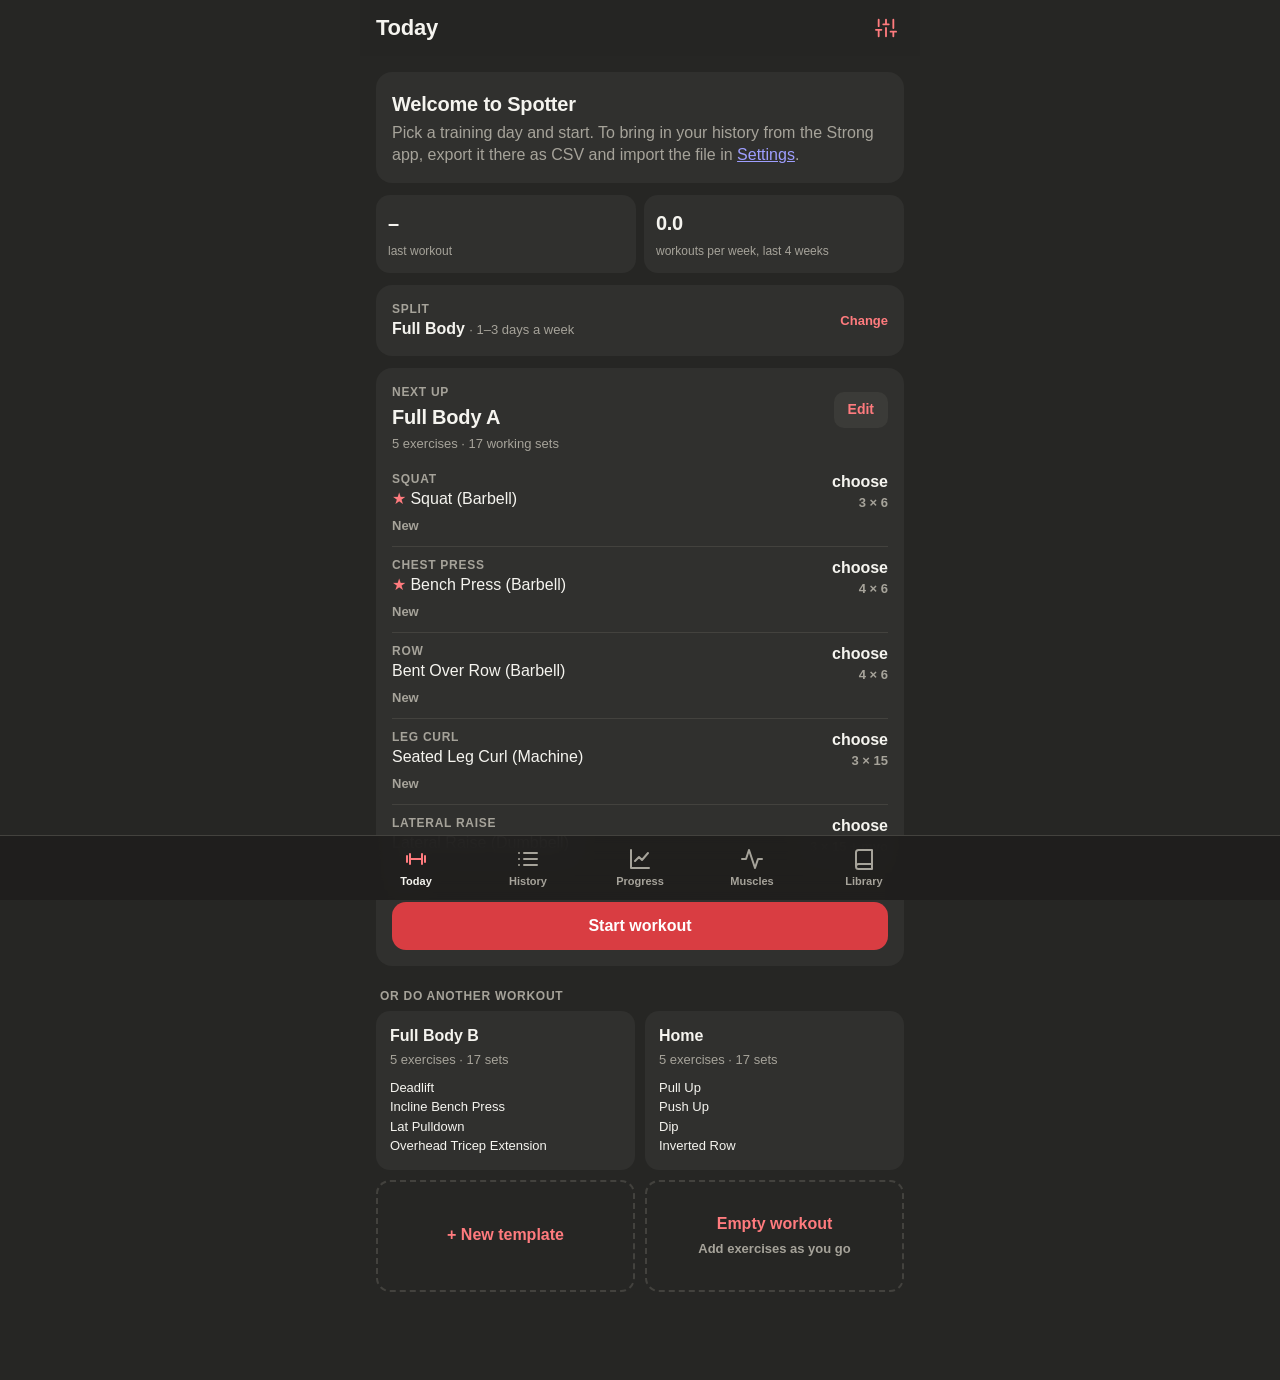
<file: index.html>
<!doctype html>
<html lang="en" data-theme="dark">
<head>
  <meta charset="utf-8">
  <meta name="viewport" content="width=device-width, initial-scale=1, viewport-fit=cover">
  <meta http-equiv="Content-Security-Policy" content="default-src 'self'; script-src 'self'; style-src 'self' 'unsafe-inline'; img-src 'self' data:; connect-src 'self' https://api.github.com https://spotter-push.spotter-jvhulst.workers.dev; object-src 'none'; base-uri 'none'; form-action 'none'">
  <title>Spotter</title>
  <meta name="referrer" content="no-referrer">
  <meta name="description" content="Hypertrophy training log with double progression">
  <meta name="theme-color" content="#262624">
  <meta name="apple-mobile-web-app-capable" content="yes">
  <meta name="mobile-web-app-capable" content="yes">
  <meta name="apple-mobile-web-app-status-bar-style" content="black-translucent">
  <meta name="apple-mobile-web-app-title" content="Spotter">
  <link rel="manifest" href="manifest.webmanifest">
  <link rel="icon" href="icons/icon.svg" type="image/svg+xml">
  <link rel="apple-touch-icon" href="icons/icon-180.png">
  <link rel="stylesheet" href="css/app.css">
</head>
<body>
  <div id="app"></div>
  <script type="module" src="js/app.js"></script>
</body>
</html>
</file>
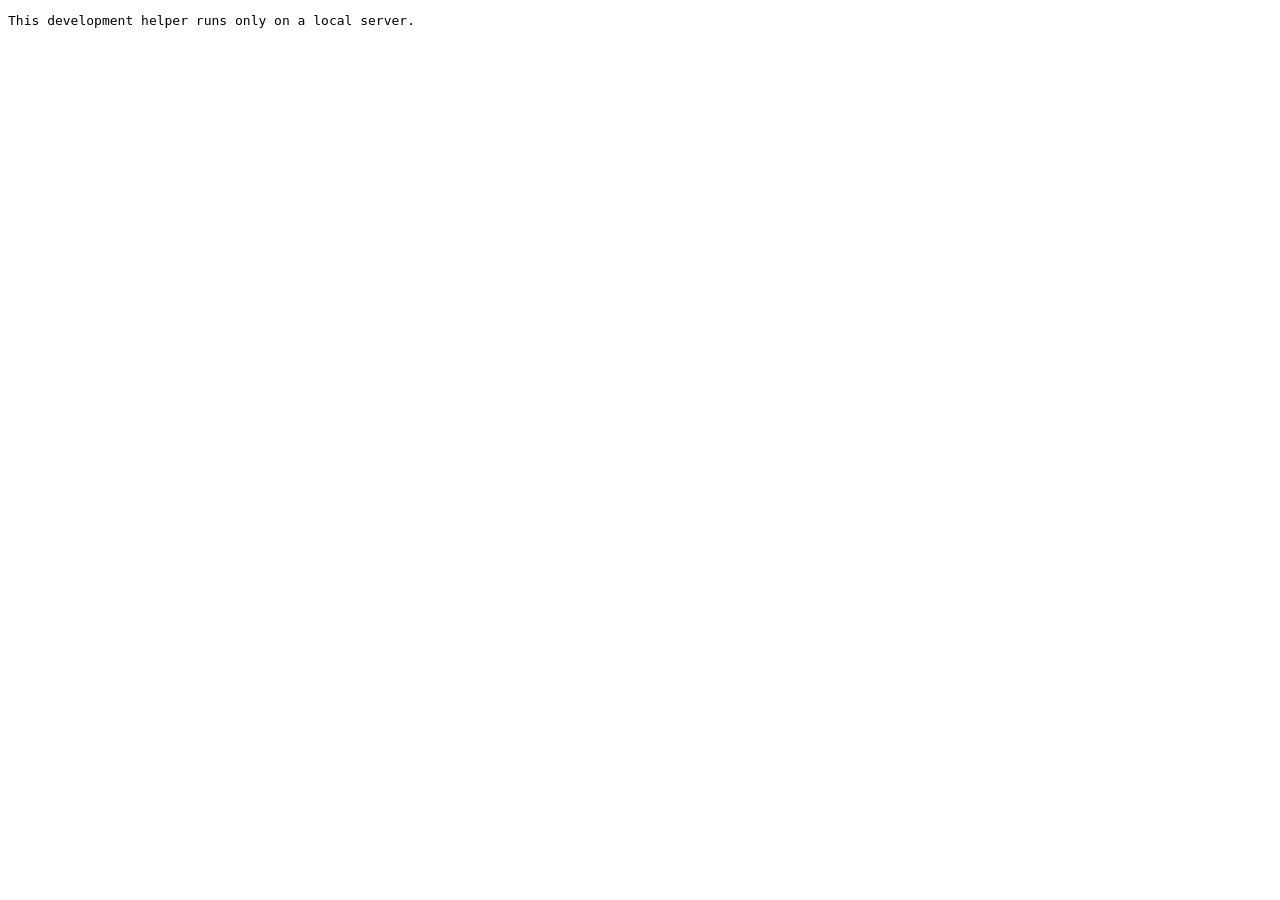
<file: tests/dev-load.html>
<!doctype html>
<meta charset="utf-8">
<title>Load local data</title>
<pre id="out">loading</pre>
<script type="module">
// Development helper: replaces the app data in this browser, optionally starts a workout and
// logs sets, then opens the app.
//   ?source=strong     import the Strong export ../../strong_workouts.csv (default)
//   ?source=backup     store the program, body data and sessions of ../../spotter-import.json
//                      as they are, as a phone that imported that file holds them
//   &start=full-body-a start this training day
//   &log=3             log this many sets with their planned values
//   &goto=%23library   open this route instead of the workout
import { kv, sessionStore, clearAll } from "../js/db.js";
import { state, loadState, saveSessions } from "../js/state.js";
import { parseCsv, strongSessions } from "../js/strong.js";
import { startWorkout, logSet } from "../js/workout.js";

// It erases the data in this browser first, so it runs only on a local development server.
if (!["127.0.0.1", "localhost"].includes(location.hostname)) {
  document.getElementById("out").textContent = "This development helper runs only on a local server.";
  throw new Error("dev-load runs only on a local server");
}
const params = new URLSearchParams(location.search);
await clearAll();
if (params.get("source") === "backup") {
  const doc = await (await fetch("../../spotter-import.json")).json();
  await Promise.all([kv.set("program", doc.program), kv.set("body", doc.body), sessionStore.putMany(doc.sessions)]);
  await loadState();
} else {
  await loadState();
  const { sessions } = strongSessions(parseCsv(await (await fetch("../../strong_workouts.csv")).text()), state.library);
  await saveSessions(sessions);
}
if (params.get("start")) {
  await startWorkout(params.get("start"));
  for (let i = 0; i < Number(params.get("log") ?? 0); i++) await logSet(state.active.focus.e, state.active.focus.s);
}
document.getElementById("out").textContent = `loaded ${state.sessions.length} sessions`;
location.href = `../index.html${params.get("goto") ?? (params.get("start") ? "#workout" : "#today")}`;
</script>
</file>
<file: css/app.css>
/* Warm neutrals with a red highlight. The red fills buttons and ticks with white text on
   top; --accent-text is the lighter red used for red text on the page background, and --chart
   the bright red of chart marks. */
:root {
  --bg: #faf9f5;
  --nav: #f3f1ea;
  --surface: #ffffff;
  --surface-2: #efede5;
  --line: #e5e2d8;
  --text: #1f1e1d;
  --muted: #6f6d66;
  --accent: #d93d42;
  --accent-ink: #ffffff;
  --accent-text: #c2292e;
  --chart: #e5484d;
  --up: #2b8a3e;
  --down: #b86200;
  --return: #1c6fbf;
  --danger: #c2292e;
  --radius: 16px;
  --tabbar: 64px;
  color-scheme: light;
}
@media (prefers-color-scheme: dark) {
  :root:not([data-theme="light"]) {
    --bg: #262624; --nav: #1f1e1d; --surface: #30302e; --surface-2: #3b3b38; --line: #43423e;
    --text: #f5f4ef; --muted: #a6a39a; --accent-text: #ff7b7e; --chart: #ff6b6f;
    --up: #74d68a; --down: #f2a93b; --return: #7cb8f2; --danger: #f26b6e;
    color-scheme: dark;
  }
}
:root[data-theme="dark"] {
  --bg: #262624; --nav: #1f1e1d; --surface: #30302e; --surface-2: #3b3b38; --line: #43423e;
  --text: #f5f4ef; --muted: #a6a39a; --accent-text: #ff7b7e; --chart: #ff6b6f;
  --up: #74d68a; --down: #f2a93b; --return: #7cb8f2; --danger: #f26b6e;
  color-scheme: dark;
}

/* Accent colors other than the default red, chosen in Settings. The script sets data-accent and
   --accent (the ACCENTS of views/settings.js) on the root element; the text and chart shades
   derive from --accent, darker on the light theme and lighter on the dark one. */
:root[data-accent] {
  --accent-text: color-mix(in srgb, var(--accent) 82%, black);
  --chart: color-mix(in srgb, var(--accent) 92%, white);
}
@media (prefers-color-scheme: dark) {
  :root[data-accent]:not([data-theme="light"]) {
    --accent-text: color-mix(in srgb, var(--accent) 55%, white);
    --chart: color-mix(in srgb, var(--accent) 80%, white);
  }
}
:root[data-accent][data-theme="dark"] {
  --accent-text: color-mix(in srgb, var(--accent) 55%, white);
  --chart: color-mix(in srgb, var(--accent) 80%, white);
}

* { box-sizing: border-box; }
html { -webkit-text-size-adjust: 100%; }
body {
  margin: 0;
  background: var(--bg);
  color: var(--text);
  font: 16px/1.4 -apple-system, BlinkMacSystemFont, "SF Pro Text", "Segoe UI", Roboto, sans-serif;
  -webkit-tap-highlight-color: transparent;
  overscroll-behavior-y: none;
}
button, input, select { font: inherit; color: inherit; }
button { cursor: pointer; border: 0; background: none; padding: 0; }
/* Digits of equal width everywhere, so numbers do not shift their neighbors when they change. */
body, .num { font-variant-numeric: tabular-nums; }
.muted { color: var(--muted); }
.small { font-size: 13px; }

/* Layout */
#app { max-width: 560px; margin: 0 auto; min-height: 100dvh; }
header.top {
  position: sticky; top: 0; z-index: 5;
  padding: calc(env(safe-area-inset-top) + 10px) 16px 10px;
  background: color-mix(in srgb, var(--bg) 96%, transparent);
  backdrop-filter: blur(12px); -webkit-backdrop-filter: blur(12px);
  display: flex; align-items: center; gap: 12px;
}
header.swipe-down, .mini { touch-action: none; -webkit-user-drag: none; }
.grabber { position: absolute; top: calc(env(safe-area-inset-top) + 4px); left: 50%; width: 36px; height: 5px; margin-left: -18px; border-radius: 3px; background: var(--line); }
header.top h1 { font-size: 22px; margin: 0; flex: 1; letter-spacing: -0.01em; }
header.top .back { font-size: 17px; color: var(--accent-text); padding: 8px 8px 8px 0; text-decoration: none; white-space: nowrap; }
main { padding: 4px 16px calc(var(--tabbar) + env(safe-area-inset-bottom) + 24px); }
main.workout { padding-bottom: calc(env(safe-area-inset-bottom) + 120px); }
.has-mini main { padding-bottom: calc(var(--tabbar) + env(safe-area-inset-bottom) + 96px); }

.mini {
  position: fixed; left: 8px; right: 8px; z-index: 11;
  bottom: calc(var(--tabbar) + env(safe-area-inset-bottom) + 8px);
  display: flex; align-items: center; gap: 12px; padding: 10px 12px 10px 16px;
  border-radius: 16px; background: var(--surface); border: 1px solid var(--accent);
  box-shadow: 0 6px 24px rgba(0, 0, 0, 0.35); color: var(--text); text-decoration: none;
}

.grip { display: grid; place-items: center; width: 36px; height: 36px; margin-left: -8px; border-radius: 10px; color: var(--muted); flex: none; touch-action: none; cursor: grab; }
.grip svg { width: 22px; height: 22px; }
.reordering { user-select: none; -webkit-user-select: none; }
.reordering .link-btn, .reordering .ex-card > :not(.ex-head), .reordering .ex-head > :not(:first-child) { display: none; }
.reordering .ex-card { margin-bottom: 8px; }
.reordering .tpl-opts { display: none; }
.reordering .dragging { z-index: 40; pointer-events: none; background: var(--surface-2); outline: 2px solid var(--accent);
  box-shadow: 0 14px 32px rgba(0, 0, 0, 0.45); transform: scale(1.03); }
.drop-gap { box-sizing: border-box; border: 2px dashed color-mix(in srgb, var(--accent) 55%, transparent); border-radius: 14px; }

nav.tabs {
  position: fixed; left: 0; right: 0; bottom: 0; z-index: 10;
  display: flex; justify-content: center;
  background: color-mix(in srgb, var(--nav) 94%, transparent);
  backdrop-filter: blur(12px); -webkit-backdrop-filter: blur(12px);
  border-top: 1px solid var(--line);
  padding-bottom: env(safe-area-inset-bottom);
}
nav.tabs a {
  flex: 1; max-width: 112px; height: var(--tabbar);
  display: flex; flex-direction: column; align-items: center; justify-content: center; gap: 3px;
  color: var(--muted); text-decoration: none; font-size: 11px; font-weight: 600;
}
nav.tabs a.on { color: var(--text); }
nav.tabs a.on svg { color: var(--accent-text); }
nav.tabs svg { width: 24px; height: 24px; }

/* Cards and lists */
.card { background: var(--surface); border-radius: var(--radius); padding: 16px; margin: 12px 0; }
.card h2 { font-size: 20px; margin: 2px 0 4px; letter-spacing: -0.01em; }
.cue-photos { display: grid; grid-template-columns: 1fr 1fr; gap: 8px; }
.cue-photos img { width: 100%; aspect-ratio: 3 / 2; object-fit: cover; border-radius: 10px; background: var(--surface-2); }
.cues summary { margin-top: 12px; font-weight: 650; color: var(--accent-text); cursor: pointer; }
.cues ol { margin: 8px 0 0; padding-left: 20px; line-height: 1.45; }
.cues li { margin-bottom: 6px; }
.eyebrow { font-size: 12px; font-weight: 700; letter-spacing: 0.06em; text-transform: uppercase; color: var(--muted); }
.row { display: flex; align-items: center; gap: 12px; }
.grow { flex: 1; min-width: 0; }
.list { background: var(--surface); border-radius: var(--radius); margin: 12px 0; overflow: hidden; }
.list > a, .list > div, .list > button {
  display: flex; align-items: center; gap: 12px; width: 100%; text-align: left;
  padding: 13px 16px; border-top: 1px solid var(--line); color: inherit; text-decoration: none;
}
.list > :first-child { border-top: 0; }
.list .title { font-weight: 600; }
/* The favorite star (see views/star.js). The one that toggles has padding that enlarges its tap target. */
.star { color: var(--accent-text); font-weight: 400; line-height: 1; }
.star.toggle { display: inline-block; padding: 6px; margin: -6px; font-size: 28px; cursor: pointer; }
.star.toggle:not(.on) { color: var(--muted); }
.name-row { gap: 4px; }
.ellipsis { white-space: nowrap; overflow: hidden; text-overflow: ellipsis; }
.section-title { margin: 22px 4px 6px; }

.btn {
  display: inline-flex; align-items: center; justify-content: center; gap: 8px;
  min-height: 48px; padding: 0 20px; border-radius: 14px;
  background: var(--surface-2); font-weight: 650; color: var(--accent-text);
}
.btn.primary { background: var(--accent); color: var(--accent-ink); }
.btn.block { width: 100%; }
.btn.danger { color: var(--danger); }
.btn.small { min-height: 36px; padding: 0 14px; font-size: 14px; border-radius: 10px; }
.chips { display: flex; gap: 8px; overflow-x: auto; padding: 2px 0; scrollbar-width: none; }
.chips::-webkit-scrollbar { display: none; }
.chip {
  flex: none; padding: 8px 14px; border-radius: 999px; background: var(--surface-2);
  font-size: 14px; font-weight: 600; color: var(--text);
}
.chip.on { background: var(--text); color: var(--bg); }
.chip:disabled { opacity: 0.4; }
/* An accent choice is filled with its color (--swatch); the chosen one is white with a ring. */
.chip.swatch { background: var(--swatch); color: #fff; box-shadow: 0 0 0 2px transparent; }
.chip.swatch.on { background: #fff; color: var(--swatch); box-shadow: 0 0 0 2px var(--swatch); }
.badge { display: inline-flex; align-items: center; gap: 4px; font-size: 13px; font-weight: 650; }
.mode-up { color: var(--up); }
.mode-down { color: var(--down); }
.mode-return { color: var(--return); }
.mode-reps, .mode-new { color: var(--muted); }

.stats { display: grid; grid-template-columns: repeat(3, 1fr); gap: 8px; margin: 12px 0; }
.stat { background: var(--surface); border-radius: 14px; padding: 12px; }
.stat b { display: block; font-size: 22px; letter-spacing: -0.02em; }
.stat span { font-size: 12px; color: var(--muted); }

/* Today */
.plan-row { display: grid; grid-template-columns: 1fr auto; gap: 2px 12px; padding: 10px 0; border-top: 1px solid var(--line); }
.plan-row:first-of-type { border-top: 0; }
.plan-row .target { font-weight: 700; text-align: right; }

/* Workout */
.ex-card { background: var(--surface); border-radius: var(--radius); margin: 12px 0; overflow: hidden; }
.ex-card.superset { border-left: 4px solid var(--accent); }
.ex-head { padding: 14px 16px 8px; }
.ex-head .name { display: flex; align-items: center; gap: 6px; font-size: 18px; font-weight: 700; text-align: left; }
.ex-head .name svg { width: 18px; height: 18px; color: var(--accent-text); flex: none; }
.ex-head .last { font-size: 13px; color: var(--muted); margin-top: 2px; }
.ex-head .reason { font-size: 13px; margin-top: 4px; }
.set {
  position: relative; overflow: hidden; display: grid; grid-template-columns: 48px minmax(0, 1fr) 14px minmax(0, 0.8fr) 62px 52px;
  align-items: center; min-height: 54px; border-top: 1px solid var(--line); background: var(--surface);
}
.set.static { display: block; }
.set-main {
  display: grid; grid-template-columns: 28px 1fr auto auto; align-items: center; gap: 10px;
  padding: 10px 16px; width: 100%; min-height: 48px; text-align: left;
}
.set .e1rm { min-width: 64px; text-align: right; font-size: 13px; color: var(--muted); }
.best { display: flex; flex-wrap: wrap; gap: 4px 14px; margin-top: 4px; color: var(--muted); }
.pr-val { color: var(--accent-text); font-weight: 700; }
.well-done { text-align: center; padding: 28px 0 8px; }
.well-done h2 { font-size: 30px; letter-spacing: -0.02em; margin: 0 0 6px; }
.well-done p { margin: 0; color: var(--muted); }
a.btn { text-decoration: none; }
.set > :not(.swipe-del) { transition: transform 0.2s; }
.set.swiped > :not(.swipe-del) { transform: translateX(-96px); }
.set .cell {
  width: 100%; min-width: 0; height: 40px; border: 0; border-radius: 10px; background: var(--surface-2);
  text-align: center; font-size: 17px; font-weight: 700; color: var(--text);
}
.set .cell:focus { outline: 2px solid var(--accent); }
.set .cell.fresh { color: var(--muted); }
.set.done .cell { background: transparent; }
.set .times { text-align: center; color: var(--muted); font-size: 14px; }
.rir-btn { justify-self: center; font-size: 13px; font-weight: 700; color: var(--accent-text); padding: 8px 4px; }
.swipe-del {
  position: absolute; top: 0; bottom: 0; right: 0; width: 96px; transform: translateX(100%); transition: transform 0.2s;
  background: var(--danger); color: #fff; font-weight: 700;
}
.swiped .swipe-del { transform: none; }
.list > .weigh { position: relative; overflow: hidden; }
.weigh > :not(.swipe-del) { transition: transform 0.2s; }
.weigh.swiped > :not(.swipe-del) { transform: translateX(-96px); }
.set-type {
  justify-self: center; min-width: 32px; height: 28px; padding: 0 6px; border-radius: 8px;
  font-size: 13px; font-weight: 750; color: var(--text); background: var(--surface-2);
}
.set.t-warmup .set-type { color: var(--return); }
.set.t-drop .set-type, .set.t-myo .set-type, .idx-btn.fin { color: var(--accent-text); }
.set.next { box-shadow: inset 3px 0 0 var(--accent); }
.split-row { width: 100%; text-align: left; }
.set .idx { font-size: 13px; font-weight: 700; color: var(--muted); text-align: center; }
.set.warm .idx { color: var(--return); }
.set.fin .idx { color: var(--accent-text); }
.set .val { font-size: 17px; font-weight: 650; }
.set .rir { font-size: 13px; color: var(--muted); }
.set .tick {
  justify-self: center; width: 36px; height: 36px; border-radius: 50%; border: 2px solid color-mix(in srgb, var(--accent-text) 75%, var(--line));
  display: grid; place-items: center;
}
.set.done .tick { background: var(--accent); border-color: var(--accent); color: var(--accent-ink); }
.set.done .val { color: var(--muted); }
.set .tick svg { width: 18px; height: 18px; }
.stepper { display: grid; grid-template-columns: 44px 1fr 44px; align-items: center; background: var(--surface); border-radius: 12px; }
.stepper button { height: 48px; font-size: 24px; font-weight: 500; color: var(--accent-text); }
.stepper input {
  width: 100%; min-width: 0; border: 0; background: none; text-align: center;
  font-size: 22px; font-weight: 700; padding: 0;
}
.stepper input:focus { outline: none; }
.field-label { font-size: 12px; font-weight: 700; color: var(--muted); margin: 8px 2px 4px; text-transform: uppercase; letter-spacing: 0.05em; }
.add-set { display: block; width: 100%; padding: 12px 16px; border-top: 1px solid var(--line); text-align: left; font-weight: 650; color: var(--accent-text); }
.bw-row { display: flex; align-items: center; gap: 10px; margin: 8px 0 4px; padding: 8px 14px; border-radius: 14px; background: var(--surface); }
.bw-row input { width: 72px; border: 0; border-radius: 10px; padding: 8px; background: var(--surface-2); text-align: center; font-size: 17px; font-weight: 700; }
.text-actions { margin-top: 10px; }
button.link { padding: 10px 4px; font-weight: 650; color: var(--accent-text); }
button.link.danger { color: var(--danger); }
.sheet.menu .list > button { font-weight: 600; }
.sheet.menu .list > button.danger { color: var(--danger); }
.sheet.menu .list svg { width: 18px; height: 18px; color: var(--accent-text); }
.link-btn { display: flex; justify-content: center; margin: -4px 0; }
.link-btn button { font-size: 13px; font-weight: 650; color: var(--accent-text); padding: 6px 12px; border-radius: 999px; background: var(--surface); }
.link-btn button.on { color: var(--accent-ink); background: var(--accent); }
.note { width: 100%; border: 1px solid var(--line); background: var(--surface); border-radius: 10px; padding: 10px; font-size: 16px; }

/* Rest timer */
.timer {
  position: fixed; left: 0; right: 0; bottom: 0; z-index: 12;
  padding: 10px 16px calc(env(safe-area-inset-bottom) + 10px);
  background: var(--nav); border-top: 1px solid var(--line);
}
.timer .inner { max-width: 560px; margin: 0 auto; display: flex; align-items: center; gap: 10px; }
.timer .clock { font-size: 28px; font-weight: 750; letter-spacing: -0.02em; min-width: 82px; }
.timer .bar { height: 4px; background: var(--surface-2); border-radius: 2px; overflow: hidden; margin: 0 auto 8px; max-width: 560px; }
.timer .bar div { height: 100%; background: var(--chart); transition: width 0.25s linear; }
.timer.over .clock { color: var(--up); }
.timer.flash { animation: flash 0.6s 3; }
@keyframes flash { 50% { background: var(--accent); } }

/* Sheets. While one is open the page behind it does not scroll, and neither chains from the sheet. */
body:has(.sheet-bg, .dropdown-bg) { overflow: hidden; }
.sheet-bg { position: fixed; inset: 0; z-index: 20; background: rgb(0 0 0 / 0.45); display: flex; align-items: flex-end; }
.sheet {
  width: 100%; max-width: 560px; margin: 0 auto; max-height: 85dvh; overflow-y: auto; overscroll-behavior: contain;
  background: var(--bg); border-radius: 20px 20px 0 0; padding: 8px 16px calc(env(safe-area-inset-bottom) + 16px);
}
.sheet-bg.center { align-items: center; justify-content: center; padding: 16px; }
.dialog { width: 100%; max-width: 420px; background: var(--surface); border-radius: 18px; padding: 20px; }
.dialog p { margin: 0; font-size: 17px; }
.dialog .note { margin-top: 12px; }
.sheet .grabber { width: 40px; height: 5px; border-radius: 3px; background: var(--line); margin: 4px auto 10px; }
.search {
  width: 100%; border: 0; border-radius: 12px; padding: 12px 14px; background: var(--surface-2); font-size: 16px;
}

/* Muscles */
.muscles { display: grid; grid-template-columns: 1fr 1fr; gap: 10px; margin: 12px 0; }
.muscle { background: var(--surface); border-radius: 14px; padding: 12px; }
.muscle .head { display: flex; justify-content: space-between; align-items: baseline; }
.muscle .name { font-weight: 700; text-transform: capitalize; }
.muscle .meter { position: relative; height: 8px; border-radius: 4px; background: var(--surface-2); margin: 10px 0 6px; overflow: hidden; }
.muscle .meter div { position: absolute; inset: 0 auto 0 0; background: var(--chart); border-radius: 4px; }
.status { font-size: 12px; font-weight: 700; }
.status.fresh { color: var(--down); }
.status.ready { color: var(--up); }
.status.due { color: var(--return); }

/* Charts: thin accent marks on recessive hairline grids */
.chart { width: 100%; display: block; margin: 8px 0 4px; overflow: visible; }
.chart .grid { stroke: var(--line); stroke-width: 1; }
.chart .axis { fill: var(--muted); font-size: 10px; }
.chart .label { fill: var(--text); font-size: 11px; font-weight: 700; }
.chart .line, .spark .line { fill: none; stroke: var(--chart); stroke-width: 2; stroke-linejoin: round; stroke-linecap: round; }
.chart .area { fill: color-mix(in srgb, var(--chart) 18%, transparent); }
.chart .dot, .spark .dot { fill: var(--chart); stroke: var(--surface); stroke-width: 2; }
.chart .bar { fill: color-mix(in srgb, var(--chart) 72%, var(--surface)); }
.chart .bar.now { fill: var(--chart); }
.chart .hit { fill: transparent; }
.chart { touch-action: pan-y; user-select: none; -webkit-user-select: none; -webkit-touch-callout: none; }
.chart-box { margin-top: 6px; }
.readout { display: flex; align-items: baseline; gap: 8px; min-height: 26px; }
.readout b { font-size: 18px; letter-spacing: -0.01em; }
.readout span { font-size: 13px; color: var(--muted); }
.chart .cross { stroke: var(--text); stroke-width: 1; opacity: 0.45; }
.chart .mark { fill: var(--chart); stroke: var(--text); stroke-width: 2; }
.hm-cell.marked { outline: 2px solid var(--text); outline-offset: 1px; }
.chart .raw { fill: var(--muted); opacity: 0.8; }
.chart .phase.bulk { fill: color-mix(in srgb, var(--up) 16%, transparent); }
.chart .phase.cut { fill: color-mix(in srgb, var(--return) 18%, transparent); }
.legend { display: flex; flex-wrap: wrap; gap: 6px 14px; margin: 2px 0 8px; font-size: 12px; color: var(--muted); }
.legend i { display: inline-block; width: 10px; height: 10px; margin-right: 5px; border-radius: 3px; vertical-align: -1px; }
.legend i.raw { border-radius: 50%; background: var(--muted); width: 6px; height: 6px; vertical-align: 1px; }
.legend i.trend { height: 2px; width: 14px; background: var(--chart); vertical-align: 3px; }
.legend i.bulk { background: color-mix(in srgb, var(--up) 40%, transparent); }
.legend i.cut { background: color-mix(in srgb, var(--return) 45%, transparent); }
.spark { width: 100%; height: 32px; display: block; margin-top: 6px; overflow: visible; }
.tiles { display: grid; grid-template-columns: 1fr 1fr; gap: 8px; margin-top: 10px; }
.tile { background: var(--surface-2); border-radius: 12px; padding: 10px; text-align: left; min-width: 0; border: 2px solid transparent; }
.tile.on { border-color: var(--accent); }
.tile-name { color: var(--muted); font-weight: 600; }
.tile-value { font-size: 20px; letter-spacing: -0.02em; }
.heatmap { display: grid; gap: 3px; align-items: center; }
.hm-label { font-size: 12px; color: var(--muted); text-transform: capitalize; }
.hm-cell { aspect-ratio: 1; border-radius: 3px; background: var(--surface-2); }
.hm-cell.s1 { background: color-mix(in srgb, var(--chart) 32%, var(--surface-2)); }
.hm-cell.s2 { background: color-mix(in srgb, var(--chart) 55%, var(--surface-2)); }
.hm-cell.s3 { background: color-mix(in srgb, var(--chart) 78%, var(--surface-2)); }
.hm-cell.s4 { background: var(--chart); }
.hm-legend { display: flex; align-items: center; gap: 4px; margin-top: 10px; }
.hm-legend i { width: 12px; height: 12px; display: inline-block; }
.dropdown-bg { position: fixed; inset: 0; z-index: 25; background: rgb(0 0 0 / 0.25); }
.dropdown {
  overscroll-behavior: contain;
  position: fixed; overflow-y: auto; padding: 8px 0; border-radius: 14px; background: var(--surface-2);
  box-shadow: 0 12px 32px rgb(0 0 0 / 0.35); border: 1px solid var(--line);
}
.dropdown .eyebrow { padding: 10px 16px 4px; }
.dropdown button { display: flex; flex-direction: column; align-items: flex-start; width: 100%; padding: 9px 16px; text-align: left; }
.dropdown button .title { font-weight: 650; }
.dropdown button.accent .title { color: var(--accent-text); }
.dropdown button:active { background: var(--surface); }
.tip {
  position: absolute; z-index: 40; pointer-events: none; max-width: 240px;
  background: var(--text); color: var(--bg); padding: 6px 10px; border-radius: 8px; font-size: 13px; font-weight: 600;
}

/* Exercise detail */
.stats.two { grid-template-columns: 1fr 1fr; }
.rep-table > div { padding-top: 10px !important; padding-bottom: 10px !important; }
.rep-table .rep-n { width: 40px; font-weight: 700; }
.rep-table .at-best .rep-n, .rep-table .at-best b { color: var(--accent-text); }
.stats.two .stat b { font-size: 20px; margin: 2px 0; }

/* History */
.card.hist { display: block; color: inherit; text-decoration: none; }
.hist-meta { margin: 2px 0 8px; }
.hist-line { display: flex; justify-content: space-between; gap: 12px; font-size: 14px; padding: 3px 0; border-top: 1px solid var(--line); }
.pr-badge {
  font-size: 12px; font-weight: 700; color: var(--accent-text); white-space: nowrap;
  background: color-mix(in srgb, var(--accent) 15%, transparent); padding: 3px 8px; border-radius: 999px;
}
.pr-tags { display: flex; flex-wrap: wrap; gap: 6px; margin-top: 6px; }
.pr-strip { margin: -4px 0 12px; font-size: 14px; font-weight: 700; color: var(--accent-text); }
.fields { display: grid; grid-template-columns: 1fr 1fr; gap: 10px; }
.edit-set {
  display: grid; grid-template-columns: 30px minmax(0, 1fr) auto minmax(0, 1fr) auto minmax(0, 0.7fr) 32px;
  align-items: center; gap: 6px; padding: 6px 12px; border-top: 1px solid var(--line); font-size: 13px;
}
.edit-set .cell {
  width: 100%; min-width: 0; border: 0; border-radius: 8px; background: var(--surface-2);
  padding: 8px 4px; text-align: center; font-size: 16px; font-weight: 650;
}
.idx-btn { height: 30px; border-radius: 8px; font-size: 13px; font-weight: 700; color: var(--muted); background: var(--surface-2); }
.idx-btn.warm { color: var(--return); }

/* Templates and small controls */
.icon-btn { display: grid; place-items: center; width: 36px; height: 36px; border-radius: 10px; color: var(--accent-text); flex: none; }
.icon-btn svg { width: 22px; height: 22px; }
.icon-btn:disabled { opacity: 0.3; }
.panels { display: grid; grid-template-columns: 1fr 1fr; gap: 10px; }
.panel {
  display: flex; flex-direction: column; gap: 4px; min-width: 0; min-height: 112px; padding: 12px; border-radius: 14px;
  background: var(--surface); text-align: left; border: 2px solid transparent;
}
.panel.on { border-color: var(--accent); }
.panel-list { margin-top: 4px; color: var(--text); line-height: 1.5; overflow: hidden; }
.panel.add { justify-content: center; align-items: center; text-align: center; font-weight: 650; color: var(--accent-text); border: 2px dashed var(--line); background: transparent; }
.next-badge { font-size: 11px; font-weight: 750; color: var(--accent-ink); background: var(--accent); padding: 2px 8px; border-radius: 999px; }
.chip.small { padding: 5px 10px; font-size: 12px; }
.alts { margin-top: 10px; }
.proposal { margin-top: 10px; padding: 10px 12px; border-radius: 12px; background: color-mix(in srgb, var(--accent) 10%, var(--surface-2)); }
.proposal .row { margin-top: 8px; gap: 8px; }
.card.proposal { margin: 12px 0; }
.card.proposal .btn { flex: none; }
.tpl-row { display: block !important; padding: 8px 8px 10px 16px !important; }
.tpl-row .row { gap: 6px; }
.tpl-row.superset { border-left: 4px solid var(--accent); padding-left: 12px !important; }
.list > .link-btn { margin: 0; padding: 4px 16px; }
.list > .link-btn button:not(.on) { background: var(--surface-2); }
.calc .stat, .calc .bw-row { background: var(--surface-2); }
.calc .bw-row input { background: var(--surface); }
.calc .stats { margin: 8px 0; }
.tpl-opts { margin-top: 6px; flex-wrap: wrap; }
.link-text { color: var(--accent-text); font-weight: 650; }
.tpl-name { text-align: left; font-weight: 600; }
.mini-stepper { display: flex; align-items: center; gap: 2px; background: var(--surface-2); border-radius: 10px; }
.mini-stepper button { width: 32px; height: 32px; font-size: 18px; color: var(--accent-text); }
.tv-group { padding-top: 10px; border-top: 1px solid var(--line); margin-top: 10px; }
.tv-row { display: flex; align-items: center; gap: 6px; min-height: 40px; }
.tv-row .grow { display: flex; flex-wrap: wrap; align-items: baseline; gap: 2px 8px; }
.tv-reset { font-size: 12px; font-weight: 650; color: var(--accent-text); padding: 4px 0; }
.mini-stepper .num { min-width: 34px; }
.mini-stepper span { min-width: 18px; padding: 0 2px; text-align: center; font-weight: 700; font-size: 14px; }
.weigh-form { display: grid; grid-template-columns: minmax(0, 1.4fr) minmax(0, 1fr) auto; gap: 8px; align-items: center; }
.weigh-form input { width: 100%; min-width: 0; }

.toast {
  position: fixed; left: 50%; transform: translateX(-50%); z-index: 30;
  bottom: calc(env(safe-area-inset-bottom) + var(--tabbar) + 16px);
  background: var(--text); color: var(--bg); padding: 10px 16px; border-radius: 12px; font-weight: 600; font-size: 14px;
  max-width: calc(100vw - 32px);
}
.empty { text-align: center; padding: 32px 16px; color: var(--muted); }
</file>
